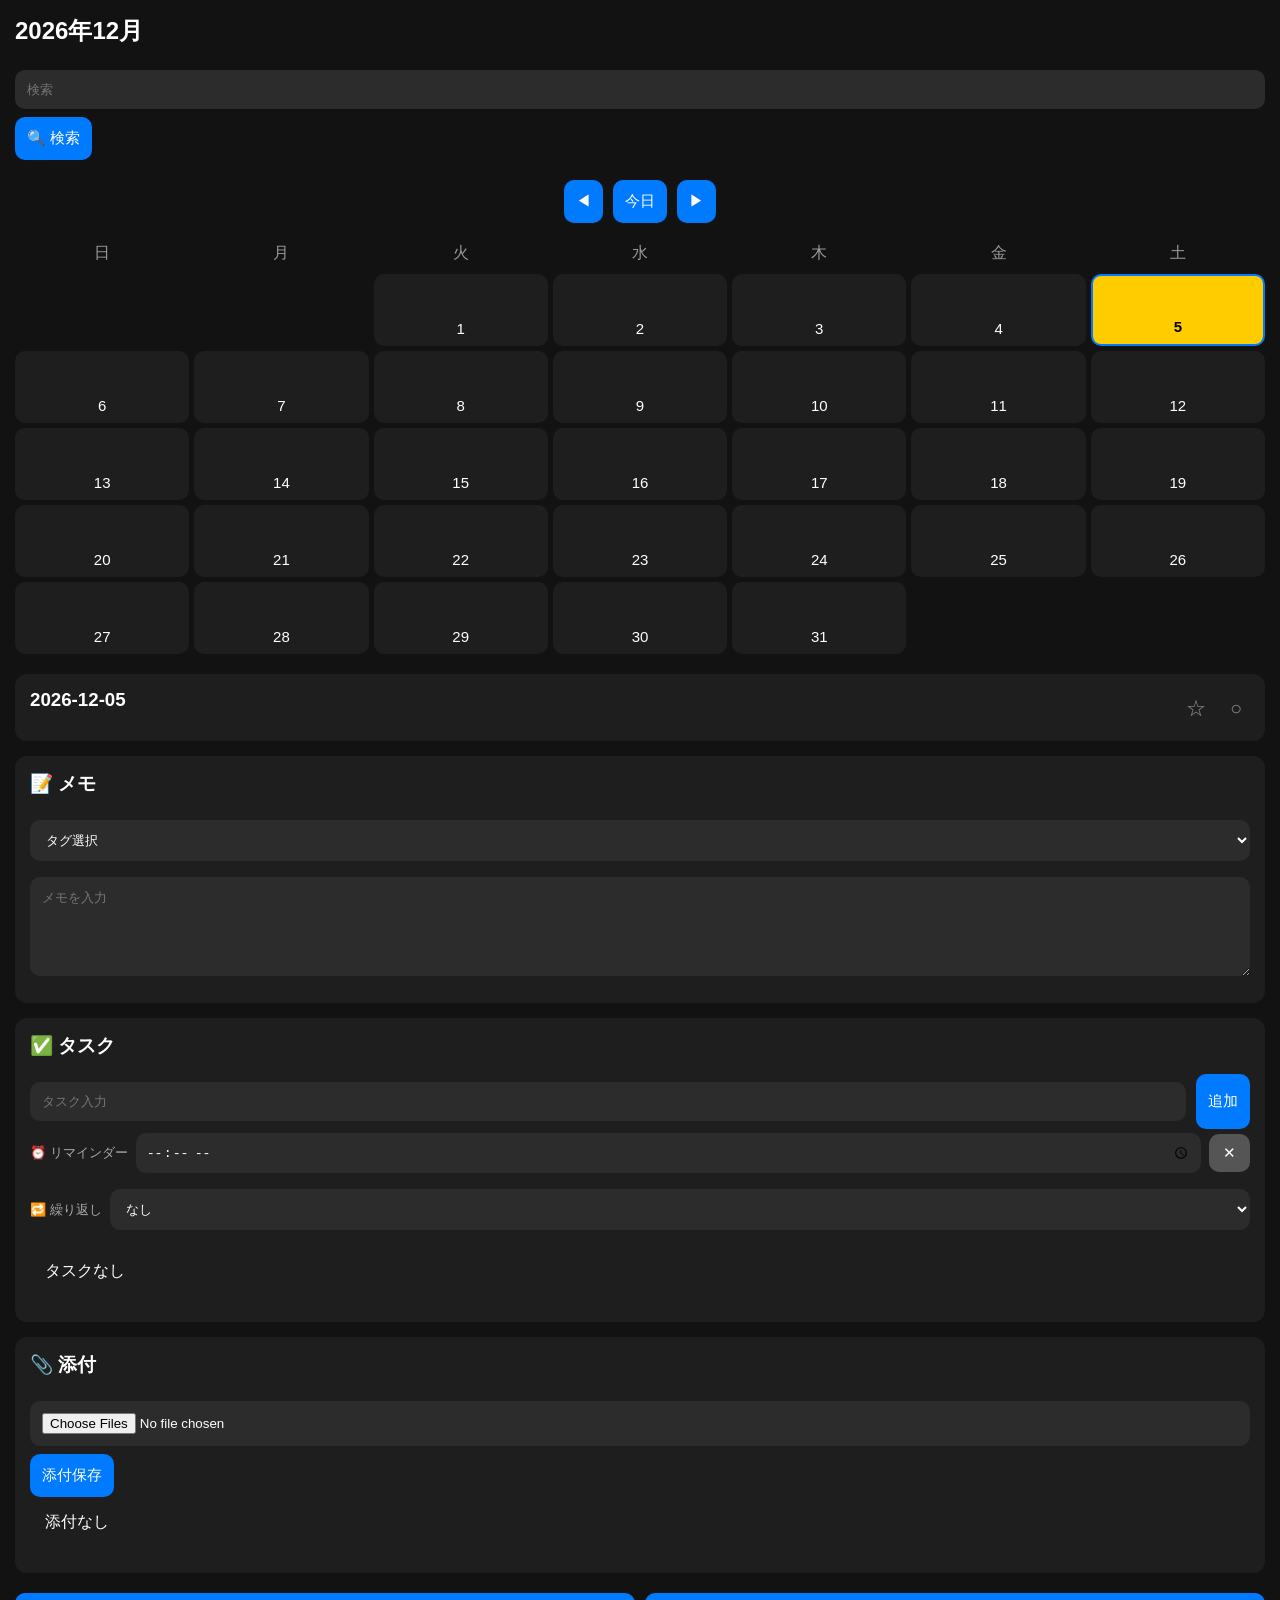
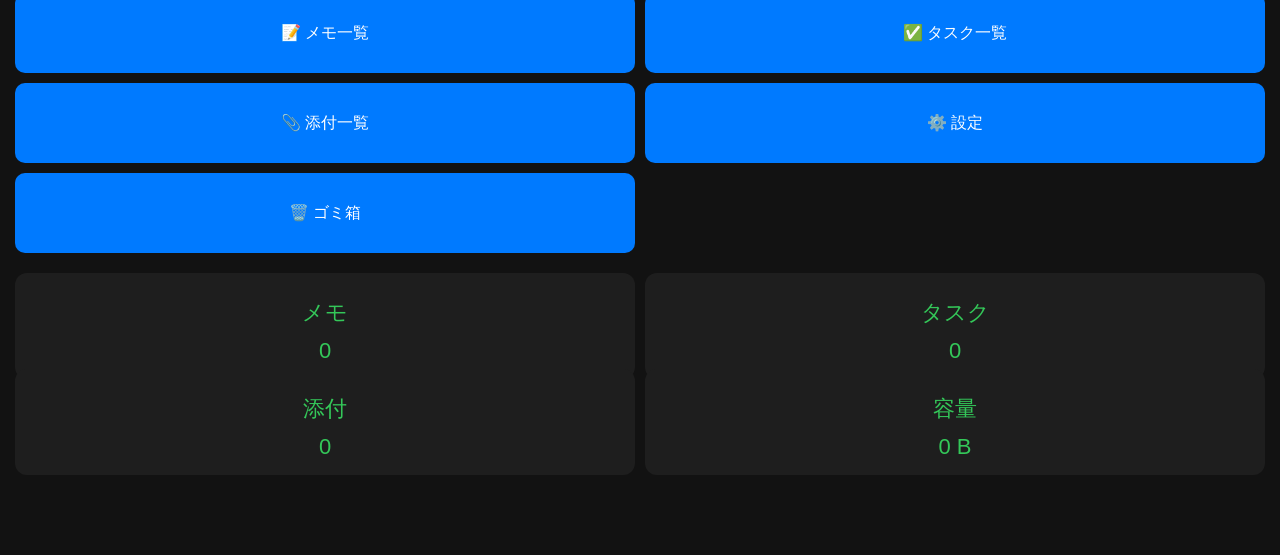
<file: index.html>
<!DOCTYPE html>
<html lang="ja">
<head>

<meta charset="UTF-8">

<meta
name="viewport"
content="width=device-width,initial-scale=1.0">

<title>Daily Hub Pro v3.1</title>

<link rel="manifest" href="manifest.json">

<meta name="theme-color" content="#007aff">

<meta name="apple-mobile-web-app-capable" content="yes">

<meta name="apple-mobile-web-app-status-bar-style" content="black-translucent">

<meta name="apple-mobile-web-app-title" content="Daily Hub">

<link rel="apple-touch-icon" href="icon.svg">

<link
rel="stylesheet"
href="style.css">

</head>

<body>

<!-- =====================
LOCK
===================== -->

<section
id="lockPage"
class="page">

<div class="lock-container">

<div class="lock-icon">🔒</div>

<h2>Daily Hub Pro</h2>

<input
type="password"
id="passcodeInput"
placeholder="パスコードを入力"
inputmode="numeric"
autocomplete="off">

<button
onclick="unlockApp()">
解除
</button>

<p id="lockError"
class="lock-error"></p>

<button
type="button"
class="lock-reset-btn"
onclick="resetAndUnlock()">
パスコードを忘れた場合
</button>

</div>

</section>

<!-- =====================
HOME
===================== -->

<section
id="homePage"
class="page active">

<h1 id="appTitle">
Daily Hub Pro
</h1>

<input
id="searchInput"
data-i18n-placeholder="home.search_placeholder"
placeholder="検索">

<button
onclick="runSearch()"
data-i18n="home.search_btn">
🔍 検索
</button>

<div
id="tagSearchArea">
</div>

<div
id="searchResult">
</div>

<!-- =====================
CALENDAR
===================== -->

<div class="calendar-nav">

<button
onclick="prevMonth()">
◀
</button>

<button
onclick="goToday()"
data-i18n="home.today_btn">
今日
</button>

<button
onclick="nextMonth()">
▶
</button>

</div>

<div
id="calendar"
class="calendar">
</div>

<div
id="selectedDateBox"
class="card">

<div class="date-flag-row">

<h3 id="selectedDate"
data-i18n="home.date_unselected">
日付未選択
</h3>

<div class="date-flag-btns">

<button
id="favBtn"
class="flag-btn"
onclick="toggleFavorite()">
☆
</button>

<button
id="impBtn"
class="flag-btn"
onclick="toggleImportant()">
○
</button>

</div>

</div>

</div>

<!-- =====================
MEMO
===================== -->

<div class="card">

<h3 data-i18n="home.memo_title">
📝 メモ
</h3>

<select id="memoTag">
</select>

<textarea
id="memoInput"
rows="5"
data-i18n-placeholder="home.memo_placeholder"
placeholder="メモを入力">
</textarea>

</div>

<!-- =====================
TASK
===================== -->

<div class="card">

<h3 data-i18n="home.task_title">
✅ タスク
</h3>

<div class="task-input">

<input
type="text"
id="taskInput"
data-i18n-placeholder="home.task_placeholder"
placeholder="タスク入力">

<button
onclick="addTask()"
data-i18n="home.task_add_btn">
追加
</button>

</div>

<div class="reminder-row">
<span
class="reminder-label"
data-i18n="home.reminder_label">⏰ リマインダー</span>
<input
type="time"
id="taskReminderTime">
<button
type="button"
class="reminder-clear-btn"
onclick="document.getElementById('taskReminderTime').value=''">
✕
</button>
</div>

<div class="reminder-row">
<span
class="reminder-label"
data-i18n="home.repeat_label">🔁 繰り返し</span>
<select id="taskRepeat">
<option value="" data-i18n="home.repeat_none">なし</option>
<option value="daily" data-i18n="home.repeat_daily">毎日</option>
<option value="weekly" data-i18n="home.repeat_weekly">毎週</option>
<option value="monthly" data-i18n="home.repeat_monthly">毎月</option>
</select>
</div>

<div
id="taskArea">
</div>

</div>

<!-- =====================
ATTACHMENT
===================== -->

<div class="card">

<h3 data-i18n="home.attach_title">
📎 添付
</h3>

<input
type="file"
id="attachmentInput"
multiple>

<button
onclick="saveAttachment()"
data-i18n="home.attach_save_btn">
添付保存
</button>

<div
id="attachmentArea">
</div>

</div>

<!-- =====================
MENU
===================== -->

<div class="menu-grid">

<button
onclick="showMemoList()"
data-i18n="menu.memo_list">
📝 メモ一覧
</button>

<button
onclick="showTaskList()"
data-i18n="menu.task_list">
✅ タスク一覧
</button>

<button
onclick="showAttachmentList()"
data-i18n="menu.attach_list">
📎 添付一覧
</button>

<button
onclick="showSettingsPage()"
data-i18n="menu.settings">
⚙️ 設定
</button>

<button
onclick="showTrashPage()"
data-i18n="menu.trash">
🗑️ ゴミ箱
</button>

</div>

<!-- =====================
STATS
===================== -->

<div id="statsArea">

<div class="stat-card">
<span data-i18n="stat.memo">メモ</span>
<span id="memoCount">
0
</span>
</div>

<div class="stat-card">
<span data-i18n="stat.task">タスク</span>
<span id="taskCount">
0
</span>
</div>

<div class="stat-card">
<span data-i18n="stat.attach">添付</span>
<span id="attachmentCount">
0
</span>
</div>

<div class="stat-card">
<span data-i18n="stat.storage">容量</span>
<span id="storageSize">
0MB
</span>
</div>

</div>


</section>

<!-- =====================
MEMO PAGE
===================== -->

<section
id="memoPage"
class="page">

<div class="topbar">

<button
onclick="goHome()"
data-i18n="nav.back_home">
← ホーム
</button>

<h2 data-i18n="page.memo_list">
メモ一覧
</h2>

</div>

<div
id="memoListArea">
</div>

</section>

<!-- =====================
TASK PAGE
===================== -->

<section
id="taskPage"
class="page">

<div class="topbar">

<button
onclick="goHome()"
data-i18n="nav.back_home">
← ホーム
</button>

<h2 data-i18n="page.task_list">
タスク一覧
</h2>

</div>

<div
id="taskListArea">
</div>

</section>

<!-- =====================
ATTACHMENT PAGE
===================== -->

<section
id="attachmentPage"
class="page">

<div class="topbar">

<button
onclick="goHome()"
data-i18n="nav.back_home">
← ホーム
</button>

<h2 data-i18n="page.attach_list">
添付一覧
</h2>

</div>

<div
id="attachmentListArea">
</div>

</section>

<!-- =====================
STATS PAGE
===================== -->

<section
id="statsPage"
class="page">

<div class="topbar">

<button
onclick="goHome()"
data-i18n="nav.back_home">
← ホーム
</button>

<h2 data-i18n="page.stats">
統計
</h2>

</div>

<div
id="statsDetail">
</div>

</section>

<!-- =====================
BACKUP PAGE
===================== -->

<section
id="backupPage"
class="page">

<div class="topbar">

<button
onclick="goHome()"
data-i18n="nav.back_home">
← ホーム
</button>

<h2 data-i18n="page.backup">
バックアップ
</h2>

</div>

<div class="card">

<h3 data-i18n="backup.export_title">
📤 エクスポート
</h3>

<p
class="backup-note"
data-i18n="backup.export_note">
現在のデータをJSONファイルとして保存します。
</p>

<button
onclick="exportData()"
data-i18n="backup.export_btn">
JSON出力
</button>

</div>

<div class="card">

<h3 data-i18n="backup.import_title">
📥 インポート
</h3>

<p
class="backup-note"
data-i18n="backup.import_note">
ブラウザやデバイスを変える際は、エクスポートしたJSONファイルをここから読み込んでください。
</p>

<input
type="file"
id="importFile">

<button
onclick="importData()"
data-i18n="backup.import_btn">
JSON読込
</button>

</div>

<div class="card backup-info">

<p data-i18n-html="backup.warning">
⚠️ ブラウザが異なるとデータは共有されません。<br>
Chrome → Safari など環境を変える場合は、必ずエクスポート → インポートでデータを移行してください。
</p>

</div>

</section>


<!-- =====================
SETTINGS PAGE
===================== -->

<section
id="settingsPage"
class="page">

<div class="topbar">

<button
onclick="goHome()"
data-i18n="nav.back_home">
← ホーム
</button>

<h2 data-i18n="page.settings">
⚙️ 設定
</h2>

</div>

<!-- 言語 -->

<div class="card">

<h3 data-i18n="settings.lang_title">
🌐 言語 / Language
</h3>

<div class="action-btn-group">

<button
id="langJaBtn"
onclick="setLang('ja')"
data-i18n="settings.lang_ja_btn">
日本語
</button>

<button
id="langEnBtn"
onclick="setLang('en')"
data-i18n="settings.lang_en_btn">
English
</button>

</div>

</div>

<!-- 繰り返しタスク管理 -->

<div class="card">

<h3 data-i18n="settings.repeat_title">
🔁 繰り返しタスク
</h3>

<div id="repeatListArea">
</div>

</div>

<!-- タグ管理 -->

<div class="card">

<h3 data-i18n="settings.tag_title">
🏷️ タグ管理
</h3>

<div class="task-input">

<input
type="text"
id="newTagInput"
data-i18n-placeholder="settings.tag_placeholder"
placeholder="タグ名">

<button
onclick="addTag()"
data-i18n="settings.tag_add_btn">
追加
</button>

</div>

<h4 data-i18n="settings.tag_registered">
登録済みタグ
</h4>

<div
id="tagListArea">
</div>

</div>

<!-- タスク化メモ -->

<div class="card">

<h3 data-i18n="settings.task_tag_title">
📝 タスク化メモ
</h3>

<p
class="backup-note"
data-i18n="settings.task_tag_note">
このタグを含むメモ行は自動的にタスクに変換されます。
</p>

<div class="task-input">

<input
type="text"
id="newTaskTagInput"
data-i18n-placeholder="settings.task_tag_placeholder"
placeholder="タスク化タグ（例:【タスク】）">

<button
onclick="addTaskTag()"
data-i18n="settings.tag_add_btn">
追加
</button>

</div>

<div
id="taskTagListArea">
</div>

</div>

<!-- タスク完了動作 -->

<div class="card">

<h3 data-i18n="settings.task_complete_title">✅ タスク完了動作</h3>

<div class="action-btn-group">

<button
id="actionStrikeBtn"
onclick="setTaskCompleteAction('strikethrough')"
data-i18n="settings.strike_btn">
取り消し線のみ
</button>

<button
id="actionDeleteBtn"
onclick="setTaskCompleteAction('auto-delete')"
data-i18n="settings.auto_delete_btn">
取り消し線→2秒後に削除
</button>

</div>

</div>

<!-- パスコード -->

<div class="card">

<h3 data-i18n="settings.passcode_title">
🔒 パスコード
</h3>

<button
onclick="passcodeSetting()"
data-i18n="settings.passcode_btn">
設定
</button>

</div>

<!-- 通知 -->

<div class="card">

<h3 data-i18n="settings.notif_title">
🔔 通知
</h3>

<button
onclick="requestNotificationPermission()"
data-i18n="settings.notif_btn">
通知を許可する
</button>

</div>

<!-- テーマ -->

<div class="card">

<h3 data-i18n="settings.theme_title">
🎨 テーマ
</h3>

<button
onclick="setLightMode()"
data-i18n="settings.light_btn">
ライトモード
</button>

<button
onclick="setDarkMode()"
data-i18n="settings.dark_btn">
ダークモード
</button>

</div>

<!-- アップデート -->

<div class="card">

<h3 data-i18n="settings.update_title">
🔄 アップデート
</h3>

<p
style="font-size:13px;margin:0 0 10px;opacity:.75;"
data-i18n="settings.update_note">
キャッシュを削除して最新版を読み込みます
</p>

<button
onclick="forceClearAndReload()"
data-i18n="settings.update_btn"
style="background:#c0392b;color:#fff;border:none;padding:8px 16px;border-radius:6px;cursor:pointer;">
🗑️ キャッシュ削除 &amp; 再起動
</button>

</div>

<!-- 統計 -->

<div class="card">

<h3 data-i18n="settings.stats_title">
📊 統計
</h3>

<button
onclick="showStatsPage()"
data-i18n="settings.stats_btn">
統計を開く
</button>

</div>

<!-- バックアップ -->

<div class="card">

<h3 data-i18n="settings.backup_title">
💾 バックアップ
</h3>

<button
onclick="showBackupPage()"
data-i18n="settings.backup_btn">
バックアップを開く
</button>

</div>

<!-- アプリ情報 -->

<div class="card">

<h3 data-i18n="settings.info_title">
ℹ️ アプリ情報
</h3>

<p data-i18n="settings.info_version">
Daily Hub Pro v3.1
</p>

</div>

<!-- データ削除 -->

<div class="card">

<h3 data-i18n="settings.data_title">
🗑️ データ管理
</h3>

<button
onclick="clearAllData()"
data-i18n="settings.clear_data_btn">
全データ削除
</button>

</div>

</section>

<!-- =====================
TRASH PAGE
===================== -->

<section
id="trashPage"
class="page">

<div class="topbar">

<button
onclick="goHome()"
data-i18n="nav.back_home">
← ホーム
</button>

<h2 data-i18n="page.trash">
🗑️ ゴミ箱
</h2>

</div>

<div
id="trashListArea">
</div>

</section>

<!-- =====================
SCRIPT
===================== -->

<script src="js/db.js"></script>
<script src="js/calendar.js"></script>
<script src="js/memo.js"></script>
<script src="js/task.js"></script>
<script src="js/attachment.js"></script>
<script src="js/search.js"></script>
<script src="js/stats.js"></script>
<script src="js/backup.js"></script>
<script src="js/settings.js"></script>
<script src="js/i18n.js"></script>
<script src="js/reminder.js"></script>
<script src="js/repeat.js"></script>
<script src="js/trash.js"></script>
<script src="js/app.js"></script>

</body>
</html>
</file>
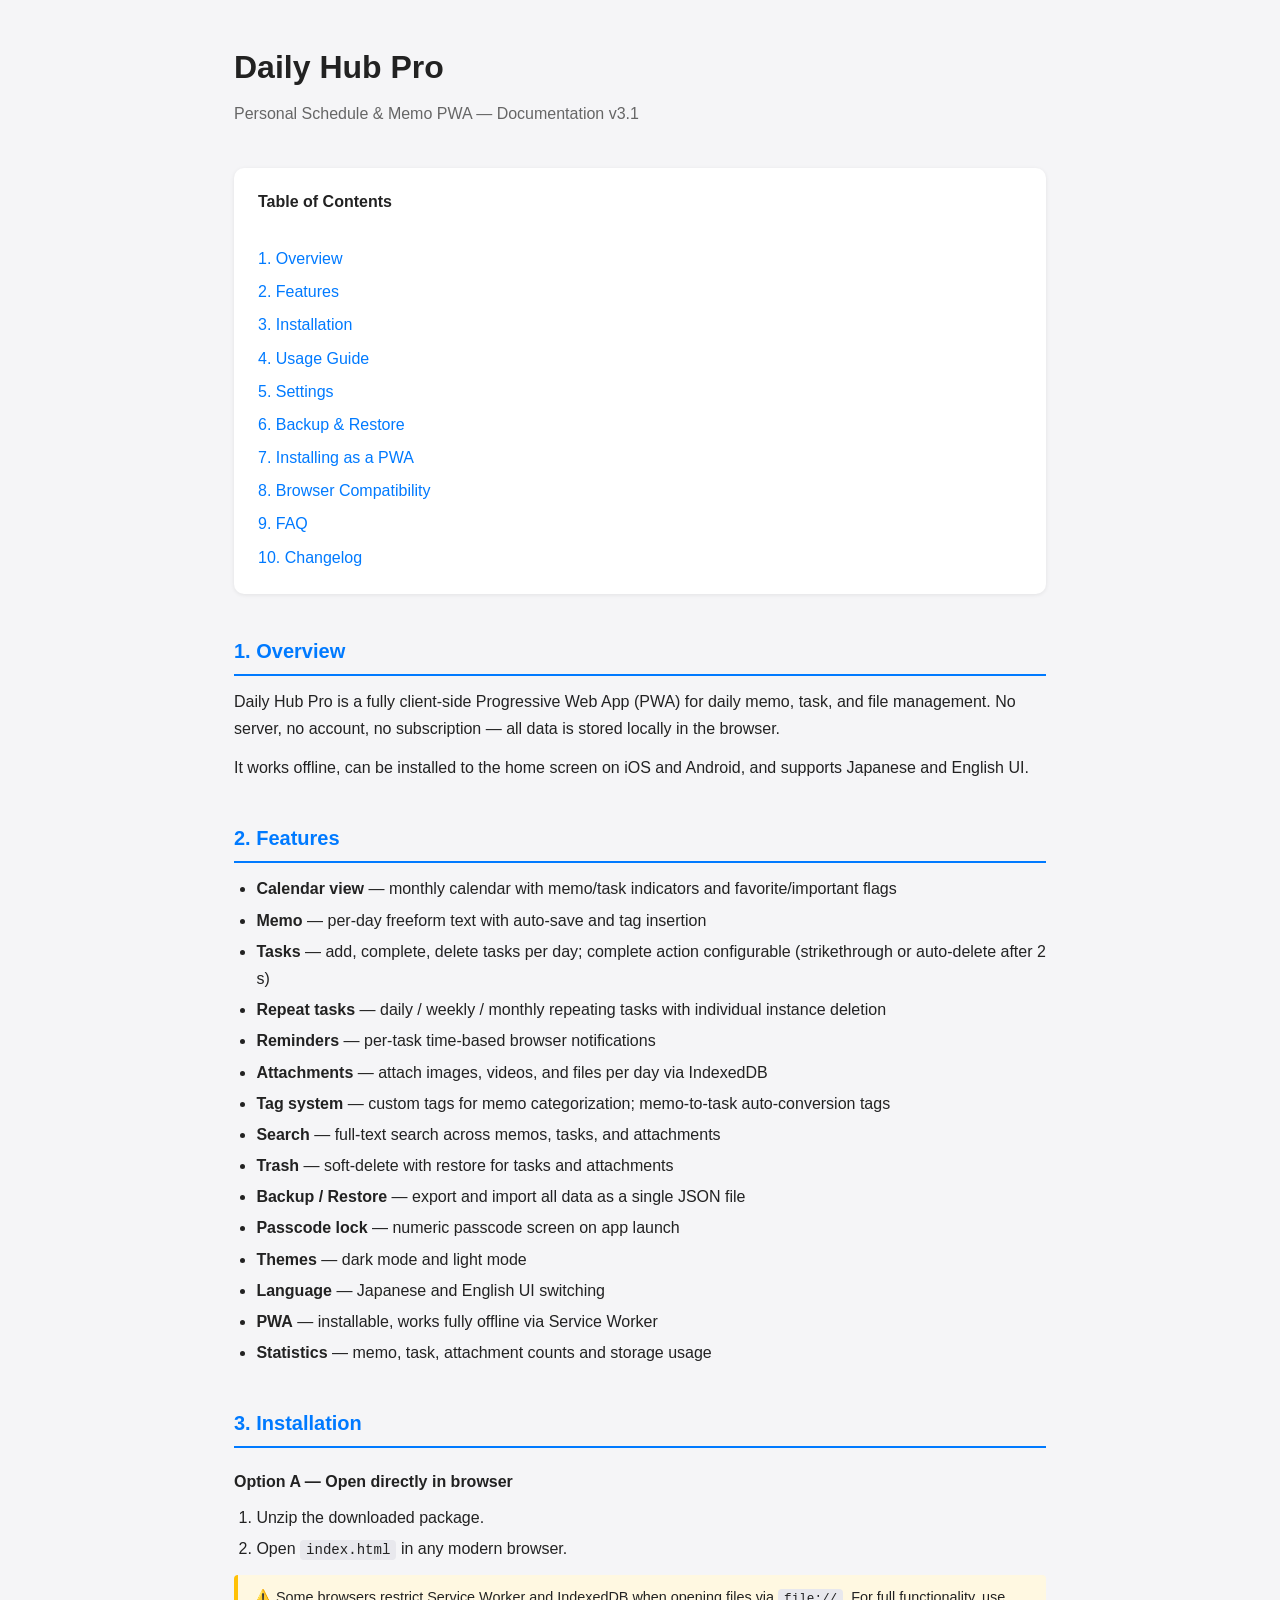
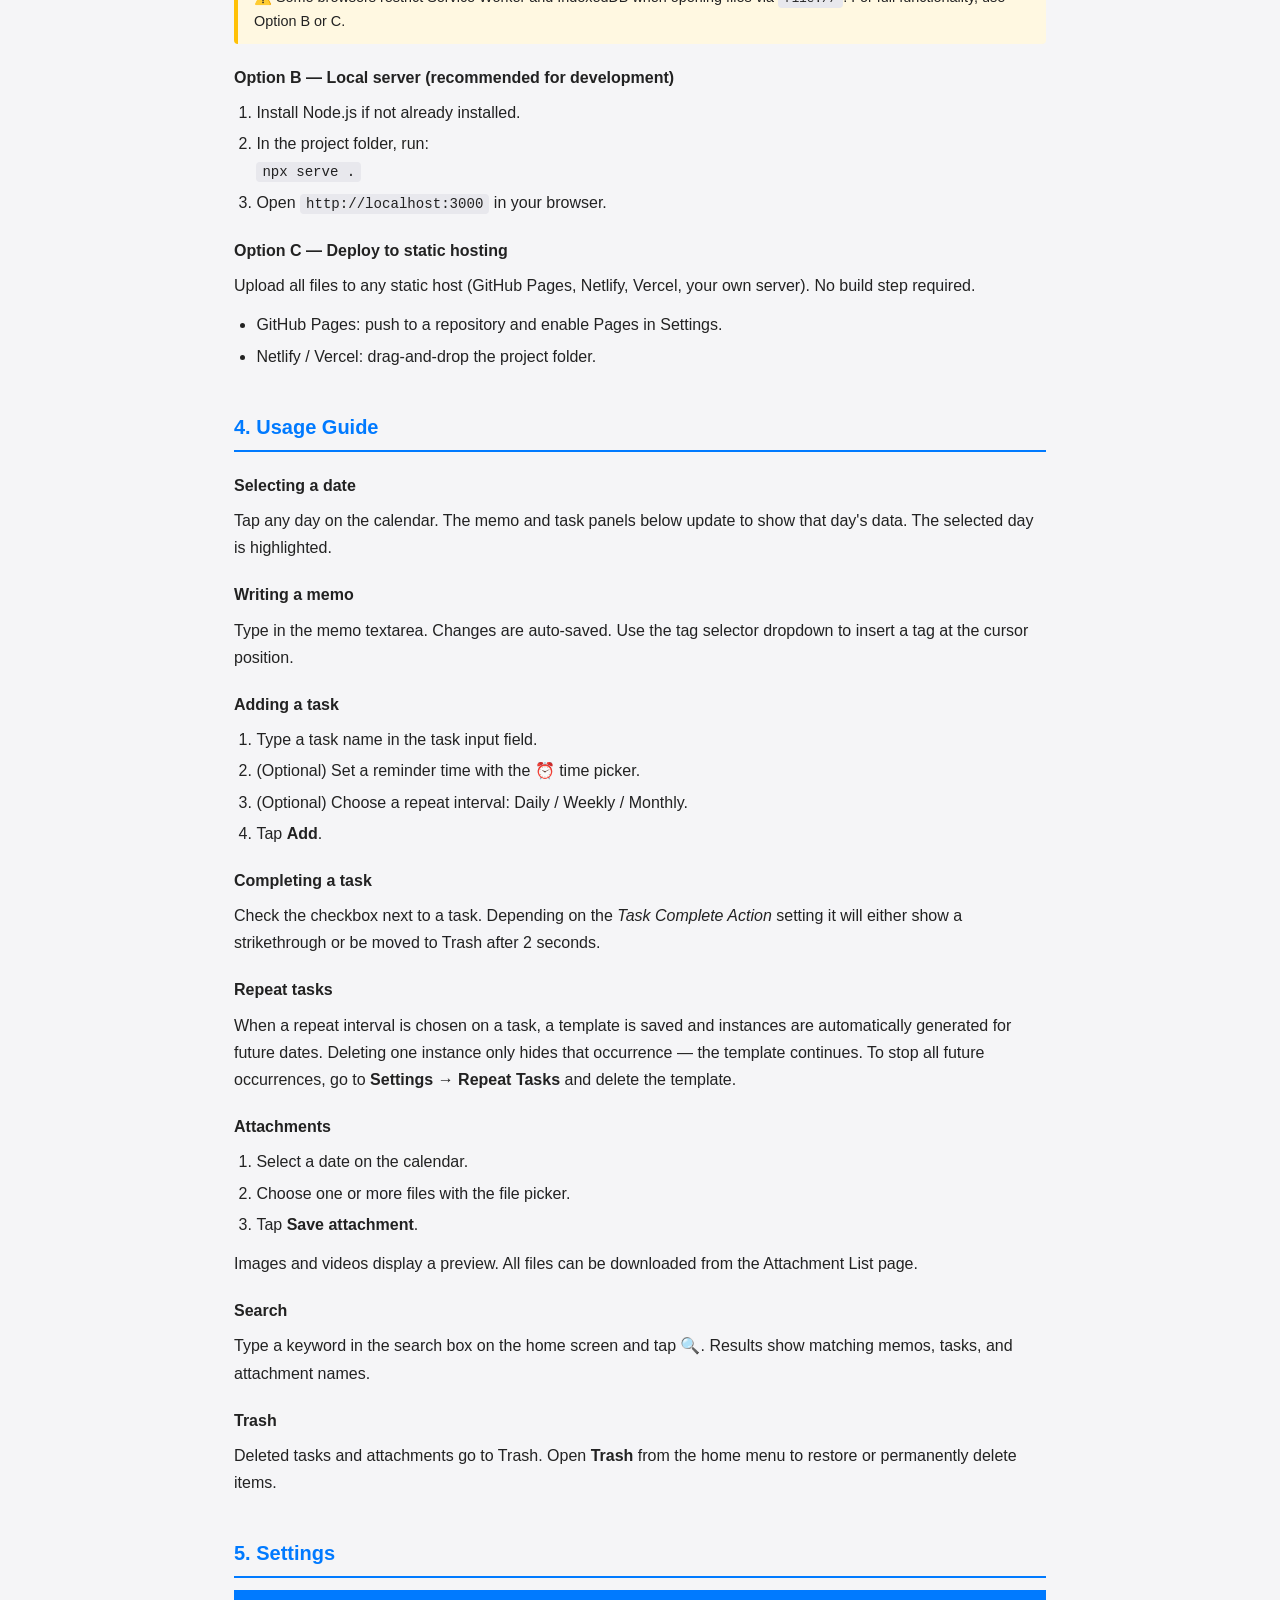
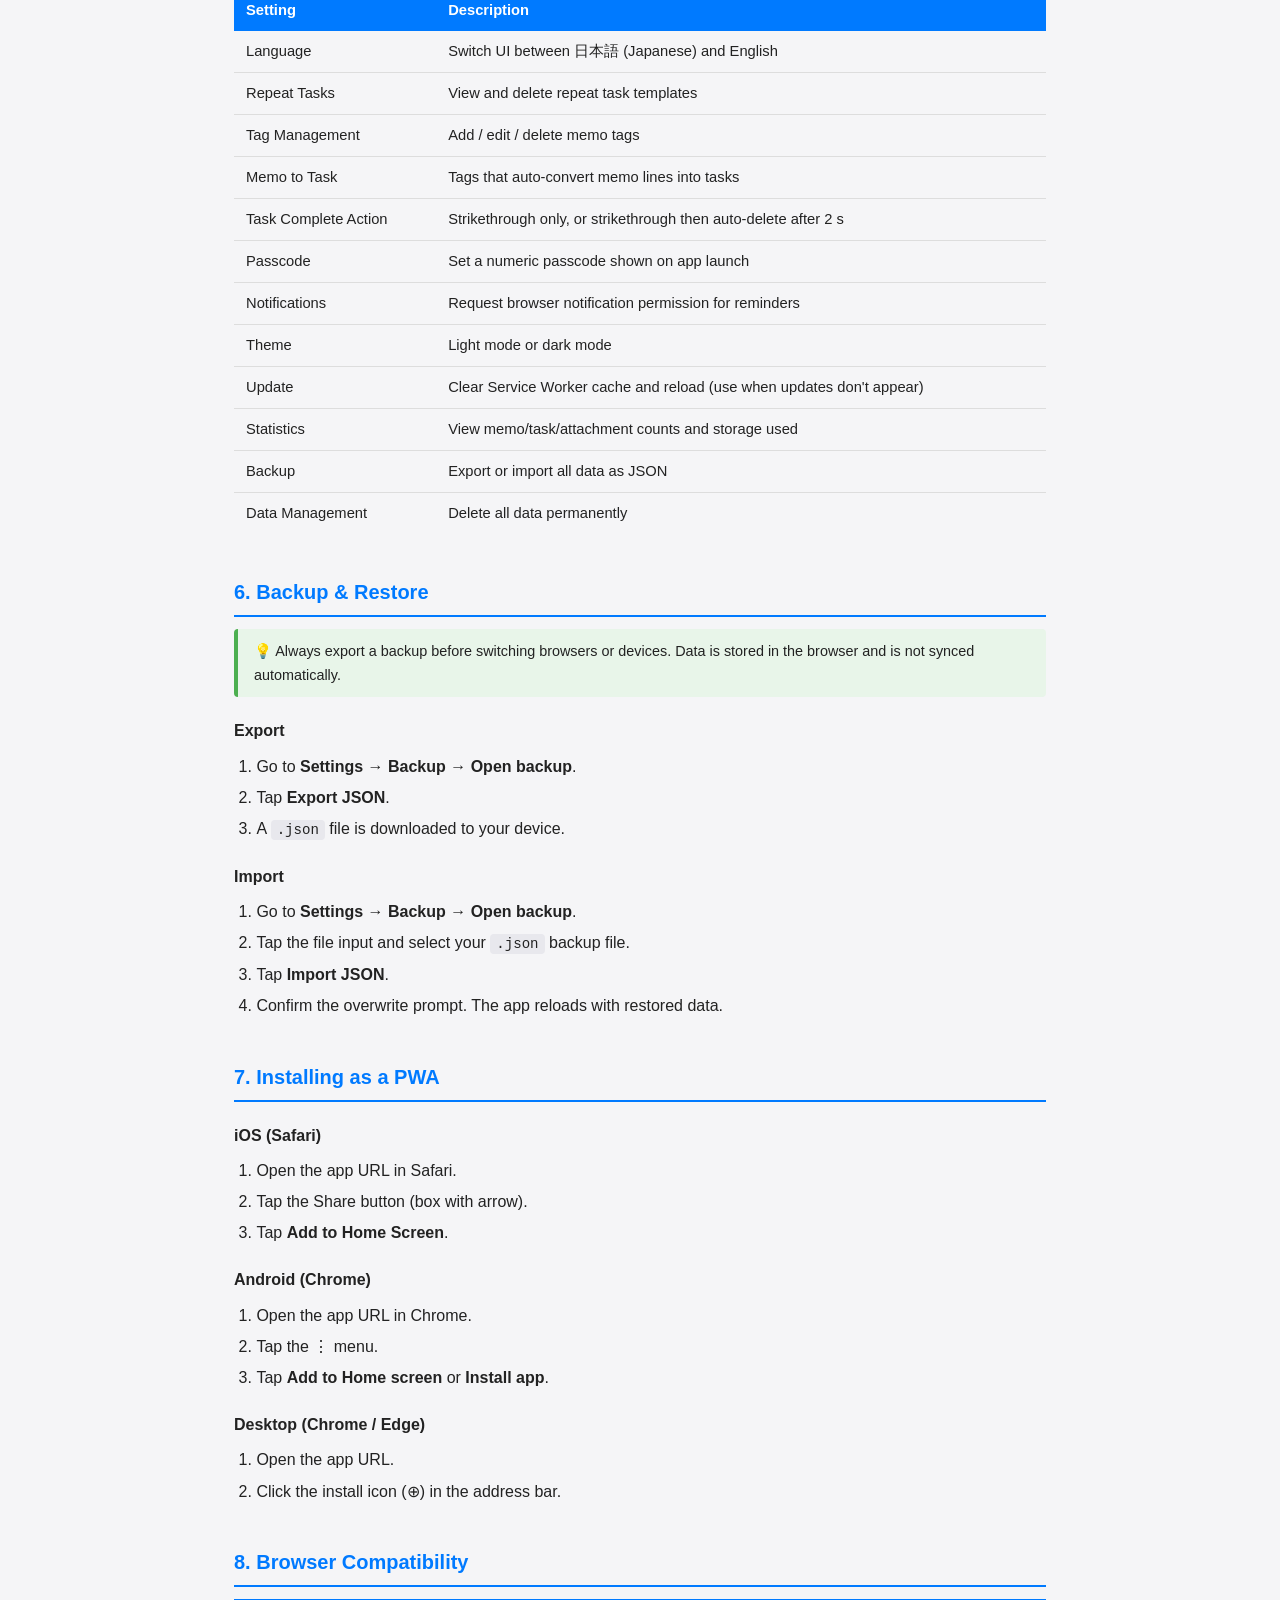
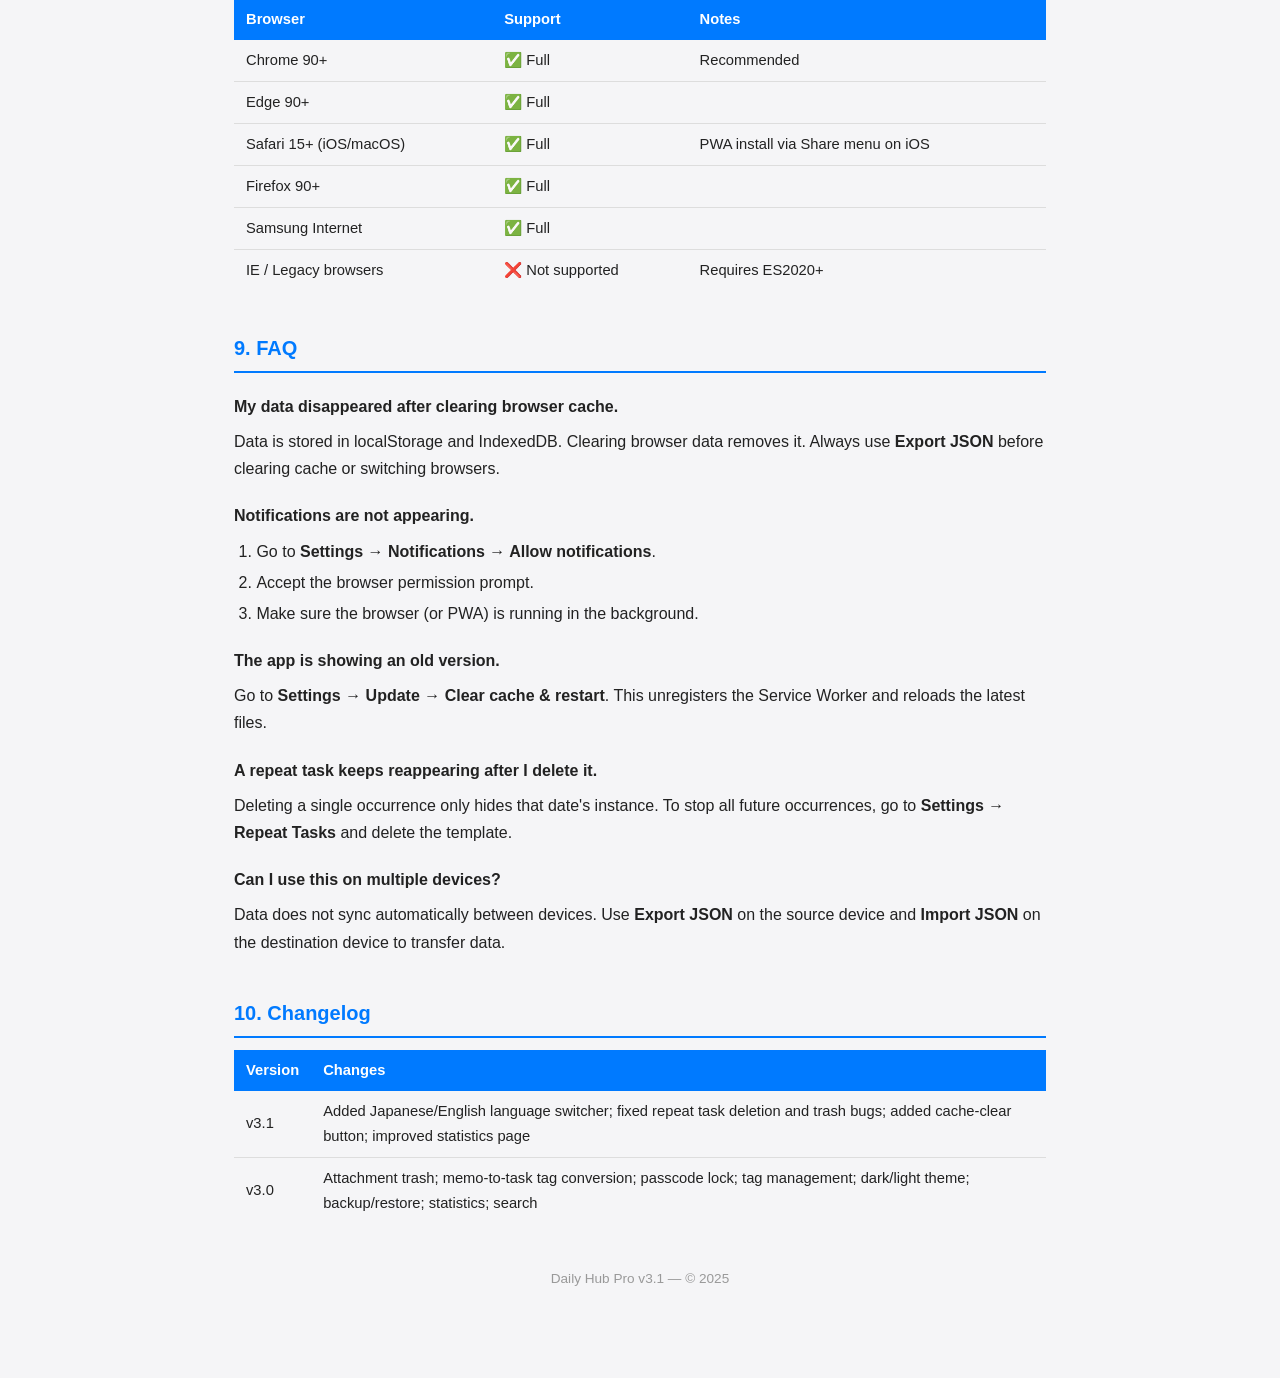
<file: documentation.html>
<!DOCTYPE html>
<html lang="en">
<head>
<meta charset="UTF-8">
<meta name="viewport" content="width=device-width,initial-scale=1.0">
<title>Daily Hub Pro – Documentation</title>
<style>
*{ box-sizing:border-box; margin:0; padding:0; }
body{ font-family:-apple-system,BlinkMacSystemFont,"Segoe UI",sans-serif; color:#222; background:#f5f5f7; line-height:1.7; }
.wrap{ max-width:860px; margin:0 auto; padding:40px 24px 80px; }
h1{ font-size:2rem; font-weight:700; margin-bottom:6px; }
.subtitle{ color:#666; font-size:1rem; margin-bottom:40px; }
h2{ font-size:1.25rem; font-weight:700; margin:40px 0 12px; padding-bottom:6px; border-bottom:2px solid #007aff; color:#007aff; }
h3{ font-size:1rem; font-weight:700; margin:20px 0 8px; }
p{ margin-bottom:12px; }
ul,ol{ padding-left:1.4em; margin-bottom:12px; }
li{ margin-bottom:4px; }
code{ font-family:"SF Mono",Menlo,Monaco,monospace; font-size:.88em; background:#e8e8ed; padding:2px 6px; border-radius:4px; }
.note{ background:#fff8e1; border-left:4px solid #ffc107; padding:10px 16px; border-radius:4px; margin-bottom:16px; font-size:.9rem; }
.tip{ background:#e8f5e9; border-left:4px solid #4caf50; padding:10px 16px; border-radius:4px; margin-bottom:16px; font-size:.9rem; }
table{ width:100%; border-collapse:collapse; margin-bottom:16px; font-size:.92rem; }
th{ background:#007aff; color:#fff; padding:8px 12px; text-align:left; }
td{ padding:8px 12px; border-bottom:1px solid #ddd; }
tr:last-child td{ border-bottom:none; }
.badge{ display:inline-block; background:#007aff; color:#fff; font-size:.75rem; padding:2px 8px; border-radius:20px; margin-right:4px; }
.toc{ background:#fff; border-radius:10px; padding:20px 24px; margin-bottom:32px; box-shadow:0 1px 4px rgba(0,0,0,.08); }
.toc a{ color:#007aff; text-decoration:none; display:block; padding:3px 0; }
.toc a:hover{ text-decoration:underline; }
</style>
</head>
<body>
<div class="wrap">

<h1>Daily Hub Pro</h1>
<p class="subtitle">Personal Schedule & Memo PWA — Documentation v3.1</p>

<div class="toc">
  <strong>Table of Contents</strong><br><br>
  <a href="#overview">1. Overview</a>
  <a href="#features">2. Features</a>
  <a href="#installation">3. Installation</a>
  <a href="#usage">4. Usage Guide</a>
  <a href="#settings">5. Settings</a>
  <a href="#backup">6. Backup & Restore</a>
  <a href="#pwa">7. Installing as a PWA</a>
  <a href="#browser">8. Browser Compatibility</a>
  <a href="#faq">9. FAQ</a>
  <a href="#changelog">10. Changelog</a>
</div>

<!-- ===================== -->
<h2 id="overview">1. Overview</h2>

<p>Daily Hub Pro is a fully client-side Progressive Web App (PWA) for daily memo, task, and file management. No server, no account, no subscription — all data is stored locally in the browser.</p>

<p>It works offline, can be installed to the home screen on iOS and Android, and supports Japanese and English UI.</p>

<!-- ===================== -->
<h2 id="features">2. Features</h2>

<ul>
  <li><strong>Calendar view</strong> — monthly calendar with memo/task indicators and favorite/important flags</li>
  <li><strong>Memo</strong> — per-day freeform text with auto-save and tag insertion</li>
  <li><strong>Tasks</strong> — add, complete, delete tasks per day; complete action configurable (strikethrough or auto-delete after 2 s)</li>
  <li><strong>Repeat tasks</strong> — daily / weekly / monthly repeating tasks with individual instance deletion</li>
  <li><strong>Reminders</strong> — per-task time-based browser notifications</li>
  <li><strong>Attachments</strong> — attach images, videos, and files per day via IndexedDB</li>
  <li><strong>Tag system</strong> — custom tags for memo categorization; memo-to-task auto-conversion tags</li>
  <li><strong>Search</strong> — full-text search across memos, tasks, and attachments</li>
  <li><strong>Trash</strong> — soft-delete with restore for tasks and attachments</li>
  <li><strong>Backup / Restore</strong> — export and import all data as a single JSON file</li>
  <li><strong>Passcode lock</strong> — numeric passcode screen on app launch</li>
  <li><strong>Themes</strong> — dark mode and light mode</li>
  <li><strong>Language</strong> — Japanese and English UI switching</li>
  <li><strong>PWA</strong> — installable, works fully offline via Service Worker</li>
  <li><strong>Statistics</strong> — memo, task, attachment counts and storage usage</li>
</ul>

<!-- ===================== -->
<h2 id="installation">3. Installation</h2>

<h3>Option A — Open directly in browser</h3>
<ol>
  <li>Unzip the downloaded package.</li>
  <li>Open <code>index.html</code> in any modern browser.</li>
</ol>
<div class="note">⚠️ Some browsers restrict Service Worker and IndexedDB when opening files via <code>file://</code>. For full functionality, use Option B or C.</div>

<h3>Option B — Local server (recommended for development)</h3>
<ol>
  <li>Install Node.js if not already installed.</li>
  <li>In the project folder, run:
    <br><code>npx serve .</code>
  </li>
  <li>Open <code>http://localhost:3000</code> in your browser.</li>
</ol>

<h3>Option C — Deploy to static hosting</h3>
<p>Upload all files to any static host (GitHub Pages, Netlify, Vercel, your own server). No build step required.</p>
<ul>
  <li>GitHub Pages: push to a repository and enable Pages in Settings.</li>
  <li>Netlify / Vercel: drag-and-drop the project folder.</li>
</ul>

<!-- ===================== -->
<h2 id="usage">4. Usage Guide</h2>

<h3>Selecting a date</h3>
<p>Tap any day on the calendar. The memo and task panels below update to show that day's data. The selected day is highlighted.</p>

<h3>Writing a memo</h3>
<p>Type in the memo textarea. Changes are auto-saved. Use the tag selector dropdown to insert a tag at the cursor position.</p>

<h3>Adding a task</h3>
<ol>
  <li>Type a task name in the task input field.</li>
  <li>(Optional) Set a reminder time with the ⏰ time picker.</li>
  <li>(Optional) Choose a repeat interval: Daily / Weekly / Monthly.</li>
  <li>Tap <strong>Add</strong>.</li>
</ol>

<h3>Completing a task</h3>
<p>Check the checkbox next to a task. Depending on the <em>Task Complete Action</em> setting it will either show a strikethrough or be moved to Trash after 2 seconds.</p>

<h3>Repeat tasks</h3>
<p>When a repeat interval is chosen on a task, a template is saved and instances are automatically generated for future dates. Deleting one instance only hides that occurrence — the template continues. To stop all future occurrences, go to <strong>Settings → Repeat Tasks</strong> and delete the template.</p>

<h3>Attachments</h3>
<ol>
  <li>Select a date on the calendar.</li>
  <li>Choose one or more files with the file picker.</li>
  <li>Tap <strong>Save attachment</strong>.</li>
</ol>
<p>Images and videos display a preview. All files can be downloaded from the Attachment List page.</p>

<h3>Search</h3>
<p>Type a keyword in the search box on the home screen and tap 🔍. Results show matching memos, tasks, and attachment names.</p>

<h3>Trash</h3>
<p>Deleted tasks and attachments go to Trash. Open <strong>Trash</strong> from the home menu to restore or permanently delete items.</p>

<!-- ===================== -->
<h2 id="settings">5. Settings</h2>

<table>
  <tr><th>Setting</th><th>Description</th></tr>
  <tr><td>Language</td><td>Switch UI between 日本語 (Japanese) and English</td></tr>
  <tr><td>Repeat Tasks</td><td>View and delete repeat task templates</td></tr>
  <tr><td>Tag Management</td><td>Add / edit / delete memo tags</td></tr>
  <tr><td>Memo to Task</td><td>Tags that auto-convert memo lines into tasks</td></tr>
  <tr><td>Task Complete Action</td><td>Strikethrough only, or strikethrough then auto-delete after 2 s</td></tr>
  <tr><td>Passcode</td><td>Set a numeric passcode shown on app launch</td></tr>
  <tr><td>Notifications</td><td>Request browser notification permission for reminders</td></tr>
  <tr><td>Theme</td><td>Light mode or dark mode</td></tr>
  <tr><td>Update</td><td>Clear Service Worker cache and reload (use when updates don't appear)</td></tr>
  <tr><td>Statistics</td><td>View memo/task/attachment counts and storage used</td></tr>
  <tr><td>Backup</td><td>Export or import all data as JSON</td></tr>
  <tr><td>Data Management</td><td>Delete all data permanently</td></tr>
</table>

<!-- ===================== -->
<h2 id="backup">6. Backup &amp; Restore</h2>

<div class="tip">💡 Always export a backup before switching browsers or devices. Data is stored in the browser and is not synced automatically.</div>

<h3>Export</h3>
<ol>
  <li>Go to <strong>Settings → Backup → Open backup</strong>.</li>
  <li>Tap <strong>Export JSON</strong>.</li>
  <li>A <code>.json</code> file is downloaded to your device.</li>
</ol>

<h3>Import</h3>
<ol>
  <li>Go to <strong>Settings → Backup → Open backup</strong>.</li>
  <li>Tap the file input and select your <code>.json</code> backup file.</li>
  <li>Tap <strong>Import JSON</strong>.</li>
  <li>Confirm the overwrite prompt. The app reloads with restored data.</li>
</ol>

<!-- ===================== -->
<h2 id="pwa">7. Installing as a PWA</h2>

<h3>iOS (Safari)</h3>
<ol>
  <li>Open the app URL in Safari.</li>
  <li>Tap the Share button (box with arrow).</li>
  <li>Tap <strong>Add to Home Screen</strong>.</li>
</ol>

<h3>Android (Chrome)</h3>
<ol>
  <li>Open the app URL in Chrome.</li>
  <li>Tap the ⋮ menu.</li>
  <li>Tap <strong>Add to Home screen</strong> or <strong>Install app</strong>.</li>
</ol>

<h3>Desktop (Chrome / Edge)</h3>
<ol>
  <li>Open the app URL.</li>
  <li>Click the install icon (⊕) in the address bar.</li>
</ol>

<!-- ===================== -->
<h2 id="browser">8. Browser Compatibility</h2>

<table>
  <tr><th>Browser</th><th>Support</th><th>Notes</th></tr>
  <tr><td>Chrome 90+</td><td>✅ Full</td><td>Recommended</td></tr>
  <tr><td>Edge 90+</td><td>✅ Full</td><td></td></tr>
  <tr><td>Safari 15+ (iOS/macOS)</td><td>✅ Full</td><td>PWA install via Share menu on iOS</td></tr>
  <tr><td>Firefox 90+</td><td>✅ Full</td><td></td></tr>
  <tr><td>Samsung Internet</td><td>✅ Full</td><td></td></tr>
  <tr><td>IE / Legacy browsers</td><td>❌ Not supported</td><td>Requires ES2020+</td></tr>
</table>

<!-- ===================== -->
<h2 id="faq">9. FAQ</h2>

<h3>My data disappeared after clearing browser cache.</h3>
<p>Data is stored in localStorage and IndexedDB. Clearing browser data removes it. Always use <strong>Export JSON</strong> before clearing cache or switching browsers.</p>

<h3>Notifications are not appearing.</h3>
<ol>
  <li>Go to <strong>Settings → Notifications → Allow notifications</strong>.</li>
  <li>Accept the browser permission prompt.</li>
  <li>Make sure the browser (or PWA) is running in the background.</li>
</ol>

<h3>The app is showing an old version.</h3>
<p>Go to <strong>Settings → Update → Clear cache &amp; restart</strong>. This unregisters the Service Worker and reloads the latest files.</p>

<h3>A repeat task keeps reappearing after I delete it.</h3>
<p>Deleting a single occurrence only hides that date's instance. To stop all future occurrences, go to <strong>Settings → Repeat Tasks</strong> and delete the template.</p>

<h3>Can I use this on multiple devices?</h3>
<p>Data does not sync automatically between devices. Use <strong>Export JSON</strong> on the source device and <strong>Import JSON</strong> on the destination device to transfer data.</p>

<!-- ===================== -->
<h2 id="changelog">10. Changelog</h2>

<table>
  <tr><th>Version</th><th>Changes</th></tr>
  <tr><td>v3.1</td><td>Added Japanese/English language switcher; fixed repeat task deletion and trash bugs; added cache-clear button; improved statistics page</td></tr>
  <tr><td>v3.0</td><td>Attachment trash; memo-to-task tag conversion; passcode lock; tag management; dark/light theme; backup/restore; statistics; search</td></tr>
</table>

<br>
<p style="color:#999;font-size:.85rem;text-align:center;">Daily Hub Pro v3.1 — &copy; 2025</p>

</div>
</body>
</html>
</file>
<file: style.css>
*{
    margin:0;
    padding:0;
    box-sizing:border-box;
}

html,
body,
.page{
    overflow-anchor:none;
}

body{
    background:#121212;
    color:#ffffff;
    font-family:
    -apple-system,
    BlinkMacSystemFont,
    sans-serif;

    padding:15px;
    padding-bottom:80px;
}

.page{
    display:none;
}

.page.active{
    display:block;
}

h1,h2,h3{
    margin-bottom:15px;
}

button{
    border:none;
    border-radius:10px;
    background:#007aff;
    color:white;
    padding:12px;
    cursor:pointer;
    font-size:15px;
}

button:active{
    transform:scale(.98);
}

input,
textarea,
select{

    width:100%;

    background:#2c2c2c;

    color:white;

    border:none;

    border-radius:10px;

    padding:12px;

    margin-top:8px;
    margin-bottom:8px;
}

textarea{
    resize:vertical;
}

.topbar{

    display:flex;

    align-items:center;

    justify-content:space-between;

    margin-bottom:20px;
}

.card{

    background:#1e1e1e;

    padding:15px;

    border-radius:12px;

    margin-bottom:15px;
}

/* =====================
ホーム
===================== */

.menu-grid{

    display:grid;

    grid-template-columns:
    repeat(2,1fr);

    gap:10px;

    margin-top:20px;
}

.menu-grid button{

    height:80px;

    font-size:16px;
}

/* =====================
統計カード
===================== */

#statsArea{

    display:grid;

    grid-template-columns:
    1fr 1fr;

    grid-template-areas:
    "memo task"
    "attach storage";

    gap:10px;

    margin-top:20px;

}

.stat-card{

    background:#1e1e1e;

    border-radius:12px;

    padding:15px;

    text-align:center;
}

#statsArea{

    display:grid;

    grid-template-columns:
    repeat(2,1fr);

    gap:10px;

    margin-top:20px;

}

#statsArea .stat-card:nth-child(1){

    margin-top:0;

}

#statsArea .stat-card:nth-child(2){

    margin-top:0;

}

#statsArea .stat-card:nth-child(3){

    margin-top:-20px;

}

#statsArea .stat-card:nth-child(4){

    margin-top:-20px;

}

.stat-card span{

    display:block;

    margin-top:10px;

    font-size:22px;

    color:#34c759;
}

/* =====================
カレンダー
===================== */

.calendar-nav{

    display:flex;

    justify-content:center;

    gap:10px;

    margin-bottom:15px;
}

.calendar{

    display:grid;

    grid-template-columns:
    repeat(7,1fr);

    gap:5px;

    margin-bottom:20px;
}

.day-header{

    text-align:center;

    color:#999;

    padding:5px;
}

.day{

    min-height:72px;

    background:#1e1e1e;

    border-radius:10px;

    display:flex;

    flex-direction:column;

    align-items:center;

    justify-content:flex-end;

    padding-bottom:10px;

    position:relative;

    cursor:pointer;
}

.day-num{

    font-size:15px;

    line-height:1;

}

.day.selected{

    border:2px solid #007aff;
}

.today-highlight{

    background:#ffcc00;

    color:black;

    font-weight:bold;
}

.badge{

    position:absolute;

    bottom:4px;

    right:4px;

    color:#34c759;

    font-size:10px;
}

.badge-fav{

    position:absolute;

    top:4px;

    left:4px;

    color:#ffcc00;

    font-size:11px;

    line-height:1;

    text-shadow:0 0 3px rgba(0,0,0,0.5);

}

.today-highlight .badge-fav{

    color:#b8860b;

}

.badge-imp{

    position:absolute;

    top:3px;

    right:4px;

    color:#ff3b30;

    font-size:10px;

    line-height:1;

}

/* =====================
日付フラグ行
===================== */

.date-flag-row{

    display:flex;

    align-items:center;

    justify-content:space-between;

}

.date-flag-btns{

    display:flex;

    gap:8px;

    flex-shrink:0;

}

.flag-btn{

    background:transparent;

    color:#888;

    font-size:20px;

    padding:4px 8px;

    width:auto;

    line-height:1;

}

/* =====================
タスク
===================== */

.task-input{

    display:flex;

    gap:10px;
}

.task-input input{

    flex:1;
}

.todo-item{

    background:#2c2c2c;

    padding:12px;

    border-radius:10px;

    margin-top:8px;

    display:flex;

    justify-content:space-between;

    align-items:flex-start;

    gap:12px;

    width:100%;
}

.task-label{

    display:flex;

    align-items:flex-start;

    gap:10px;

    flex:1;

    min-width:0;
}

.task-label input{

    width:auto;

    margin:0;

    margin-top:3px;

    flex-shrink:0;
}

.task-label span{

    flex:1;

    display:block;

    min-width:0;

    white-space:normal;

    word-break:break-word;

    overflow-wrap:anywhere;

    line-height:1.5;
}

.todo-complete{

    text-decoration:line-through;

    color:#888;
}

.delete-btn{

    background:#ff3b30;

    padding:8px 12px;

    width:auto;

    flex-shrink:0;

    white-space:nowrap;
}

/* =====================
添付
===================== */

.attachment-card{

    background:#1e1e1e;

    padding:12px;

    border-radius:12px;

    margin-bottom:12px;
}

.attachment-preview{

    width:100%;

    border-radius:10px;

    margin-top:10px;

    margin-bottom:10px;
}

video.attachment-preview{

    max-height:250px;
}

/* =====================
一覧画面
===================== */

.list-card{

    background:#1e1e1e;

    padding:15px;

    border-radius:12px;

    margin-bottom:10px;
}

.small-date{

    color:#34c759;

    font-size:13px;

    margin-bottom:8px;
}

/* =====================
検索
===================== */

#searchResult{

    margin-top:20px;
}

.search-summary{

    color:#34c759;

    font-weight:bold;
}

.search-card{

    display:block;
}

.search-type{

    margin-bottom:8px;

    font-size:14px;

    font-weight:bold;
}

.search-text{

    line-height:1.6;

    word-break:break-word;

    overflow-wrap:anywhere;
}

/* =====================
タグ検索
===================== */

.tag-search-label{

    font-size:13px;

    color:#aaa;

    margin-top:15px;

    margin-bottom:8px;

}

.tag-search-wrap{

    display:flex;

    flex-wrap:wrap;

    gap:8px;

    margin-bottom:10px;

}

.tag-search-btn{

    background:#2c2c2c;

    color:#fff;

    padding:8px 14px;

    border-radius:20px;

    font-size:13px;

    width:auto;

}

.tag-search-btn-active{

    background:#007aff;

    color:#fff;

}

.light-mode .tag-search-btn{

    background:#e5e5e5;

    color:#111;

}

.light-mode .tag-search-btn-active{

    background:#007aff;

    color:#fff;

}

/* =====================
バックアップ
===================== */

.backup-note{

    font-size:13px;

    color:#aaa;

    margin-bottom:10px;

    line-height:1.6;

}

.backup-info{

    border:1px solid #ff9500;

    background:#1e1e1e;

}

.backup-info p{

    font-size:13px;

    color:#ff9500;

    line-height:1.8;

}

/* =====================
リマインダー
===================== */

.reminder-row{

    display:flex;

    align-items:center;

    gap:8px;

    margin-top:4px;

    margin-bottom:8px;

}

.reminder-label{

    font-size:13px;

    color:#aaa;

    white-space:nowrap;

    flex-shrink:0;

}

.reminder-row input[type="time"]{

    flex:1;

    margin:0;

    padding:10px;

    background:#2c2c2c;

    color:#fff;

    border:none;

    border-radius:10px;

}

.light-mode .reminder-row input[type="time"]{

    background:#fff;

    color:#111;

    border:1px solid #ccc;

}

.reminder-clear-btn{

    width:auto;

    padding:10px 14px;

    background:#555;

    flex-shrink:0;

}

.repeat-badge{

    display:inline-block;

    font-size:12px;

    color:#34c759;

    margin-left:6px;

    white-space:nowrap;

}

.reminder-badge{

    display:inline-block;

    font-size:12px;

    color:#ff9500;

    margin-left:6px;

    white-space:nowrap;

}

.repeat-item{

    display:flex;

    justify-content:space-between;

    align-items:center;

    background:#2c2c2c;

    padding:12px;

    border-radius:10px;

    margin-bottom:8px;

    gap:10px;

}

.repeat-item-info{

    flex:1;

    min-width:0;

}

.repeat-item-text{

    display:block;

    margin-top:4px;

    word-break:break-word;

}

.repeat-empty{

    color:#888;

    font-size:14px;

    padding:8px 0;

}

/* =====================
スマホ最適化
===================== */

@media(max-width:480px){

    .menu-grid{

        grid-template-columns:1fr;
    }

    #statsArea{

        grid-template-columns:1fr;
    }

}

/* =====================
添付ボタン横並び
===================== */

.attachment-actions{

    display:flex;

    gap:8px;

    margin-top:10px;
}

.attachment-actions button{

    flex:1;
}

/* =====================
   Light Mode
===================== */

.light-mode{

    background:#ffffff;

    color:#111111;

}

body.light-mode{

    background:#ffffff;

    color:#111111;

}

.light-mode .card{

    background:#f5f5f5;

    color:#111111;

}

.light-mode .stat-card{

    background:#f5f5f5;

    color:#111111;

}

.light-mode button{

    background:#e5e5e5;

    color:#111111;

}

.light-mode input,

.light-mode textarea,

.light-mode select{

    background:#ffffff;

    color:#111111;

    border:1px solid #cccccc;

}

/* =====================
   Light Mode Calendar
===================== */

.light-mode .day{

    background:#ffffff;

    color:#111111;

    border:1px solid #cccccc;

}

.light-mode .day.selected{

    border:2px solid #007aff;

}

.light-mode .day-header{

    color:#666666;

}

.light-mode .list-card{

    background:#f5f5f5;

    color:#111111;

}

.light-mode .attachment-card{

    background:#f5f5f5;

    color:#111111;

}

.light-mode .todo-item{

    background:#ffffff;

    color:#111111;

    border:1px solid #cccccc;

}

.light-mode .task-label span{

    color:#111111;

}

.light-mode .repeat-item{

    background:#f0f0f0;

    color:#111111;

}

.light-mode .tag-search-btn{

    background:#e5e5e5;

    color:#111111;

}

.light-mode .action-btn-group button{

    background:#e5e5e5;

    color:#111111;

}

/* =====================
   Light Mode Today
===================== */

.light-mode .today-highlight{

    background:#ffcc00 !important;

    color:#000000 !important;

    font-weight:bold;

}


/* =====================
   今日の日付
===================== */

.today-highlight{

    background:#ffcc00 !important;

    color:#000000 !important;

    font-weight:bold;

}

.today-highlight.selected{

    background:#ffcc00 !important;

    color:#000000 !important;

    border:2px solid #007aff;

}

/* =====================
   タスク化メモバッジ
===================== */

.memo-badge{

    display:inline-block;

    font-size:12px;

    color:#007aff;

    margin-left:6px;

    white-space:nowrap;

}

/* =====================
   タグ行
===================== */

.tag-row{

    display:flex;

    justify-content:space-between;

    align-items:center;

    background:#2c2c2c;

    padding:10px 12px;

    border-radius:10px;

    margin-bottom:8px;

}

.light-mode .tag-row{

    background:#f0f0f0;

    color:#111;

}

/* =====================
   パスコードロック
===================== */

.lock-container{

    display:flex;

    flex-direction:column;

    align-items:center;

    justify-content:center;

    min-height:90vh;

    gap:16px;

    text-align:center;

    padding:20px;

}

.lock-icon{

    font-size:64px;

}

.lock-error{

    color:#ff3b30;

    font-size:14px;

    min-height:18px;

}

@keyframes shake{

    0%,100%{ transform:translateX(0); }

    20%,60%{ transform:translateX(-8px); }

    40%,80%{ transform:translateX(8px); }

}

.lock-shake{

    animation:shake 0.4s;

}

.action-btn-group{

    display:flex;

    gap:8px;

    flex-wrap:wrap;

}

.action-btn-group button{

    flex:1;

    font-size:13px;

    padding:10px 8px;

}

.lock-reset-btn{

    background:transparent;

    color:#888;

    font-size:13px;

    padding:8px;

    margin-top:10px;

    text-decoration:underline;

}

/* =====================
   ゴミ箱
===================== */

.trash-empty{

    color:#888;

    font-size:14px;

    padding:16px 0;

    text-align:center;

}

.trash-clear-btn{

    background:#ff3b30;

    width:100%;

    margin-bottom:16px;

}

.trash-item-text{

    margin:6px 0;

    word-break:break-word;

    line-height:1.5;

}

.trash-deleted-at{

    font-size:12px;

    color:#888;

    margin-bottom:10px;

}

.trash-btn-row{

    display:flex;

    gap:8px;

}

.trash-restore-btn{

    flex:1;

    background:#34c759;

}

.trash-btn-row .delete-btn{

    flex:1;

}

.light-mode .trash-clear-btn{

    background:#ff3b30;

    color:#fff;

}

.light-mode .trash-restore-btn{

    background:#34c759;

    color:#fff;

}

/* =====================
   ゴミ箱タイプバッジ
===================== */

.trash-type-badge{

    display:inline-block;

    font-size:12px;

    padding:2px 8px;

    border-radius:10px;

    margin-bottom:6px;

}

.trash-type-task{

    background:#1a3a1a;

    color:#34c759;

}

.trash-type-attach{

    background:#1a2a3a;

    color:#007aff;

}

.light-mode .trash-type-task{

    background:#e0f5e8;

    color:#1a7a30;

}

.light-mode .trash-type-attach{

    background:#e0eaf5;

    color:#005cc5;

}
</file>
